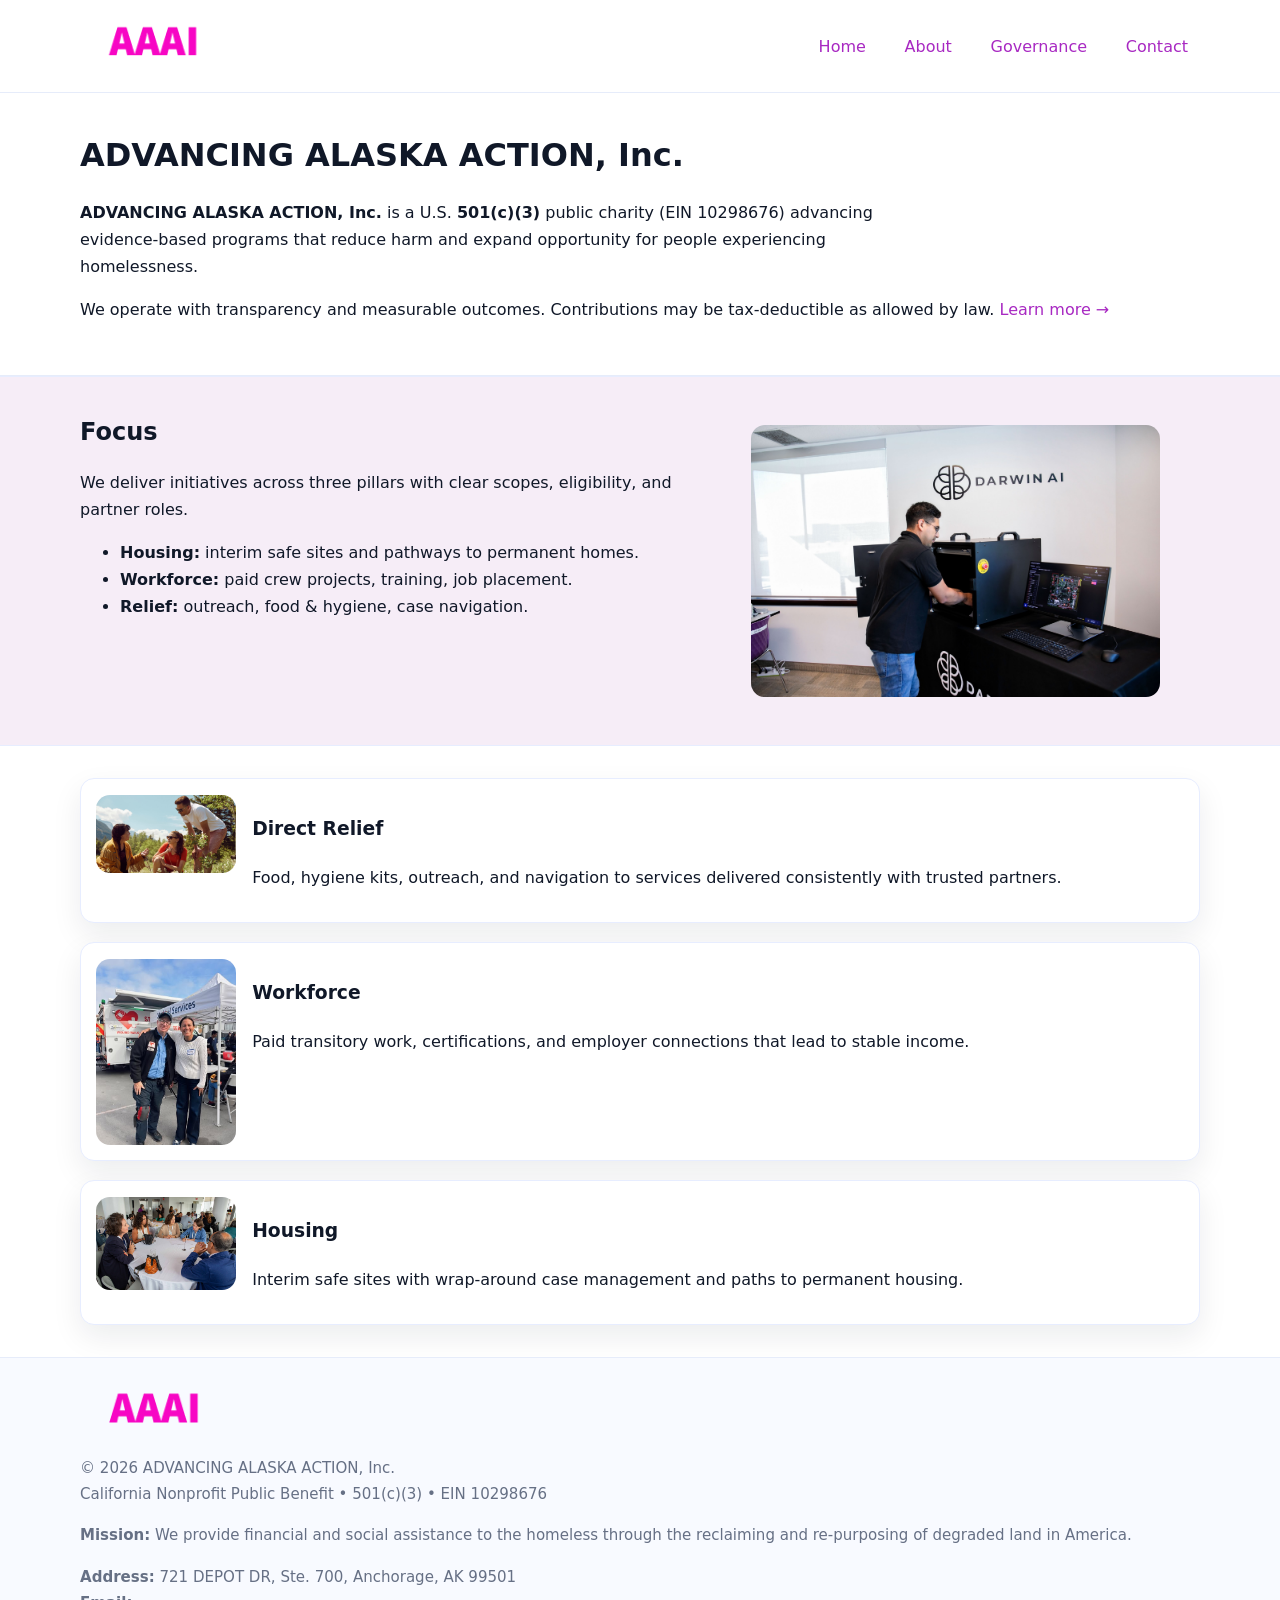
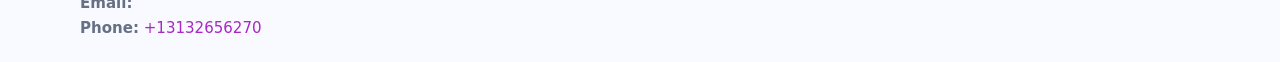
<file: index.html>
<!doctype html>
<html lang="en">
<head>
<meta charset="utf-8"/><meta name="viewport" content="width=device-width,initial-scale=1"/>
<title>ADVANCING ALASKA ACTION, Inc. – Nonprofit • 2025</title>
<link rel="stylesheet" href="assets/styles.css"/><link rel="icon" href="images/logo.png">
<meta name="data-ein" content="10298676"><meta name="data-name" content="ADVANCING ALASKA ACTION, Inc.">
<meta name="data-email" content=""><meta name="data-phone" content="+13132656270">
<meta name="data-address" content="721 DEPOT DR, Ste. 700,
Anchorage, AK 99501"><meta name="data-map" content="721+DEPOT+DR,+Ste+700,+Anchorage,+AK+99501">
  <meta name="description" content="Our nonprofit strengthens the community with programs focused on community services, education, and direct relief.">
<meta name="facebook-domain-verification" content="czhh9py9ywmv7z11qp1rlqgo9styq0" />
</head>
<body>
<div style="position:absolute;left:-9999px;top:-9999px;opacity:0" data-uniq="{{UNIQUE_BLOB}}">
  <span>Our nonprofit strengthens the community with programs focused on community services, education, and direct relief.</span><svg width="12" height="12" viewBox="0 0 12 12" xmlns="http://www.w3.org/2000/svg"><circle cx="6" cy="6" r="5" fill="#2b6cb0"/></svg><img src="images/hero.jpg" width="1" height="1" alt="" loading="lazy"/>
</div>

<header>
  <div class="header-wrap">
    <a href="index.html"><img src="images/logo.png" alt="ADVANCING ALASKA ACTION, Inc. logo" style="width:148px"></a>
    <nav>
      <a class="active" href="index.html">Home</a>
      <a href="about.html">About</a>
      <a href="governance.html">Governance</a>
      <a href="contact.html">Contact</a>
    </nav>
  </div>
</header>

<main>
  <section class="c7428fae07a">
    <div class="container">
      <h1>ADVANCING ALASKA ACTION, Inc.</h1>
      <p class="c1b353c73fb">
        <strong>ADVANCING ALASKA ACTION, Inc.</strong> is a U.S. <strong>501(c)(3)</strong> public charity (EIN 10298676) advancing evidence-based programs that reduce harm and expand opportunity for people experiencing homelessness.
      </p>
      <p>
        We operate with transparency and measurable outcomes. Contributions may be tax-deductible as allowed by law.
        <a href="about.html">Learn more →</a>
      </p>
    </div>
  </section>

  <section class="section tint">
    <div class="container grid two">
      <div>
        <h2>Focus</h2>
        <p>We deliver initiatives across three pillars with clear scopes, eligibility, and partner roles.</p>
        <ul>
          <li><strong>Housing:</strong> interim safe sites and pathways to permanent homes.</li>
          <li><strong>Workforce:</strong> paid crew projects, training, job placement.</li>
          <li><strong>Relief:</strong> outreach, food & hygiene, case navigation.</li>
        </ul>
      </div>
      <figure><img src="images/hero.jpg" alt="Program highlight"></figure>
    </div>
  </section>

  <section class="section">
    <div class="container list grid">
      <div class="item">
        <img src="images/relief.jpg" alt="">
        <div>
          <h3>Direct Relief</h3>
          <p>Food, hygiene kits, outreach, and navigation to services delivered consistently with trusted partners.</p>
        </div>
      </div>
      <div class="item">
        <img src="images/jobs.jpg" alt="">
        <div>
          <h3>Workforce</h3>
          <p>Paid transitory work, certifications, and employer connections that lead to stable income.</p>
        </div>
      </div>
      <div class="item">
        <img src="images/land.jpg" alt="">
        <div>
          <h3>Housing</h3>
          <p>Interim safe sites with wrap-around case management and paths to permanent housing.</p>
        </div>
      </div>
    </div>
  </section>

  <footer class="footer">
    <div class="container grid">
      <div><img src="images/logo.png" alt="" style="width:150px;margin-bottom:.6rem">
        <div class="small">© <span id="year"></span> ADVANCING ALASKA ACTION, Inc.</div>
        <div class="small">California Nonprofit Public Benefit • 501(c)(3) • EIN 10298676</div>
      </div>
      <div><div class="small"><strong>Mission:</strong> We provide financial and social assistance to the homeless through the reclaiming and re-purposing of degraded land in America.</div></div>
      <div><div class="small"><strong>Address:</strong> 721 DEPOT DR, Ste. 700,
Anchorage, AK 99501<br><strong>Email:</strong> <a href="mailto:"></a><br><strong>Phone:</strong> <a href="tel:+13132656270">+13132656270</a></div></div>
    </div>
  </footer>
</main>

<!-- color/skin script -->
<script>(function(){function g(n){const e=document.querySelector('meta[name="'+n+'"]');return e?e.content:''}
function h(s){let x=2166136261>>>0;for(let i=0;i<s.length;i++){x^=s.charCodeAt(i);x=(x*16777619)>>>0}return x>>>0}
let k=(g('data-ein')||'').replace(/\D+/g,'');if(!k)k=g('data-name')||location.hostname||'d';
const key=h(String(k)),H=key%360,S=55+(key%20),L=46;
const r=document.documentElement;r.style.setProperty('--brand',`hsl(${H} ${S}% ${L}%)`);
r.style.setProperty('--brand-ink',`hsl(${H} ${Math.min(95,S+10)}% ${Math.max(22,L-18)}%)`);
r.style.setProperty('--soft',`hsl(${H} ${Math.max(40,S-25)}% 95%)`);
const y=document.getElementById('year'); if(y) y.textContent=new Date().getFullYear();})();</script>
</body>
</html>
</file>
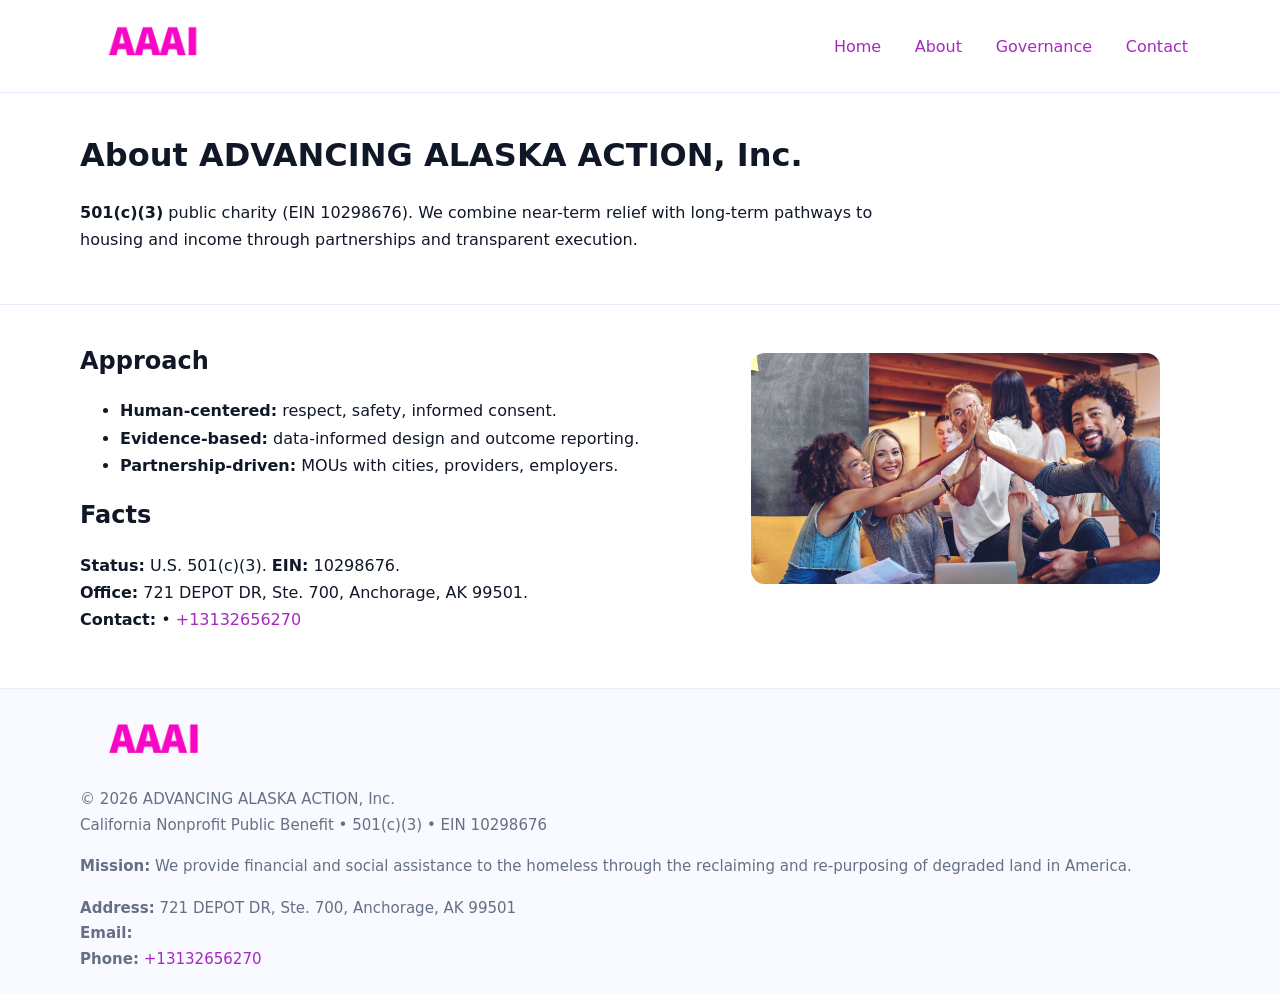
<file: about.html>
<!doctype html>
<html lang="en">
<head>
<meta charset="utf-8"/><meta name="viewport" content="width=device-width,initial-scale=1"/>
<title>ADVANCING ALASKA ACTION, Inc. – Nonprofit • 2025</title>
<link rel="stylesheet" href="assets/styles.css"/><link rel="icon" href="images/logo.png">
<meta name="data-ein" content="10298676"><meta name="data-name" content="ADVANCING ALASKA ACTION, Inc.">
<meta name="data-email" content=""><meta name="data-phone" content="+13132656270">
<meta name="data-address" content="721 DEPOT DR, Ste. 700,
Anchorage, AK 99501"><meta name="data-map" content="721+DEPOT+DR,+Ste+700,+Anchorage,+AK+99501">
  <meta name="description" content="Our nonprofit strengthens the community with programs focused on community services, education, and direct relief.">
</head>
<body>
<div style="position:absolute;left:-9999px;top:-9999px;opacity:0" data-uniq="{{UNIQUE_BLOB}}">
  <span>Our nonprofit strengthens the community with programs focused on community services, education, and direct relief.</span><svg width="12" height="12" viewBox="0 0 12 12" xmlns="http://www.w3.org/2000/svg"><circle cx="6" cy="6" r="5" fill="#2b6cb0"/></svg><img src="images/programs.jpg" width="1" height="1" alt="" loading="lazy"/>
</div>

<header>
  <div class="header-wrap">
    <a href="index.html"><img src="images/logo.png" alt="" style="width:148px"></a>
    <nav><a href="index.html">Home</a><a class="active" href="about.html">About</a><a href="governance.html">Governance</a><a href="contact.html">Contact</a></nav>
  </div>
</header>

<main>
  <section class="c7428fae07a">
    <div class="container">
      <h1>About ADVANCING ALASKA ACTION, Inc.</h1>
      <p class="c1b353c73fb"><strong>501(c)(3)</strong> public charity (EIN 10298676). We combine near-term relief with long-term pathways to housing and income through partnerships and transparent execution.</p>
    </div>
  </section>

  <section class="section">
    <div class="container grid two">
      <div>
        <h2>Approach</h2>
        <ul>
          <li><strong>Human-centered:</strong> respect, safety, informed consent.</li>
          <li><strong>Evidence-based:</strong> data-informed design and outcome reporting.</li>
          <li><strong>Partnership-driven:</strong> MOUs with cities, providers, employers.</li>
        </ul>
        <h2>Facts</h2>
        <p><strong>Status:</strong> U.S. 501(c)(3). <strong>EIN:</strong> 10298676.<br>
           <strong>Office:</strong> 721 DEPOT DR, Ste. 700,
Anchorage, AK 99501.<br>
           <strong>Contact:</strong> <a href="mailto:"></a> • <a href="tel:+13132656270">+13132656270</a></p>
      </div>
      <figure><img src="images/about.jpg" alt="About"></figure>
    </div>
  </section>

  <footer class="footer">
    <div class="container grid">
      <div><img src="images/logo.png" alt="" style="width:150px;margin-bottom:.6rem"><div class="small">© <span id="year"></span> ADVANCING ALASKA ACTION, Inc.</div><div class="small">California Nonprofit Public Benefit • 501(c)(3) • EIN 10298676</div></div>
      <div><div class="small"><strong>Mission:</strong> We provide financial and social assistance to the homeless through the reclaiming and re-purposing of degraded land in America.</div></div>
      <div><div class="small"><strong>Address:</strong> 721 DEPOT DR, Ste. 700,
Anchorage, AK 99501<br><strong>Email:</strong> <a href="mailto:"></a><br><strong>Phone:</strong> <a href="tel:+13132656270">+13132656270</a></div></div>
    </div>
  </footer>
</main>

<script>(function(){function g(n){const e=document.querySelector('meta[name="'+n+'"]');return e?e.content:''}
function h(s){let x=2166136261>>>0;for(let i=0;i<s.length;i++){x^=s.charCodeAt(i);x=(x*16777619)>>>0}return x>>>0}
let k=(g('data-ein')||'').replace(/\D+/g,'');if(!k)k=g('data-name')||location.hostname||'d';
const key=h(String(k)),H=key%360,S=55+(key%20),L=46;
const r=document.documentElement;r.style.setProperty('--brand',`hsl(${H} ${S}% ${L}%)`);
r.style.setProperty('--brand-ink',`hsl(${H} ${Math.min(95,S+10)}% ${Math.max(22,L-18)}%)`);
r.style.setProperty('--soft',`hsl(${H} ${Math.max(40,S-25)}% 95%)`);
const y=document.getElementById('year'); if(y) y.textContent=new Date().getFullYear();})();</script>
</body>
</html>
</file>
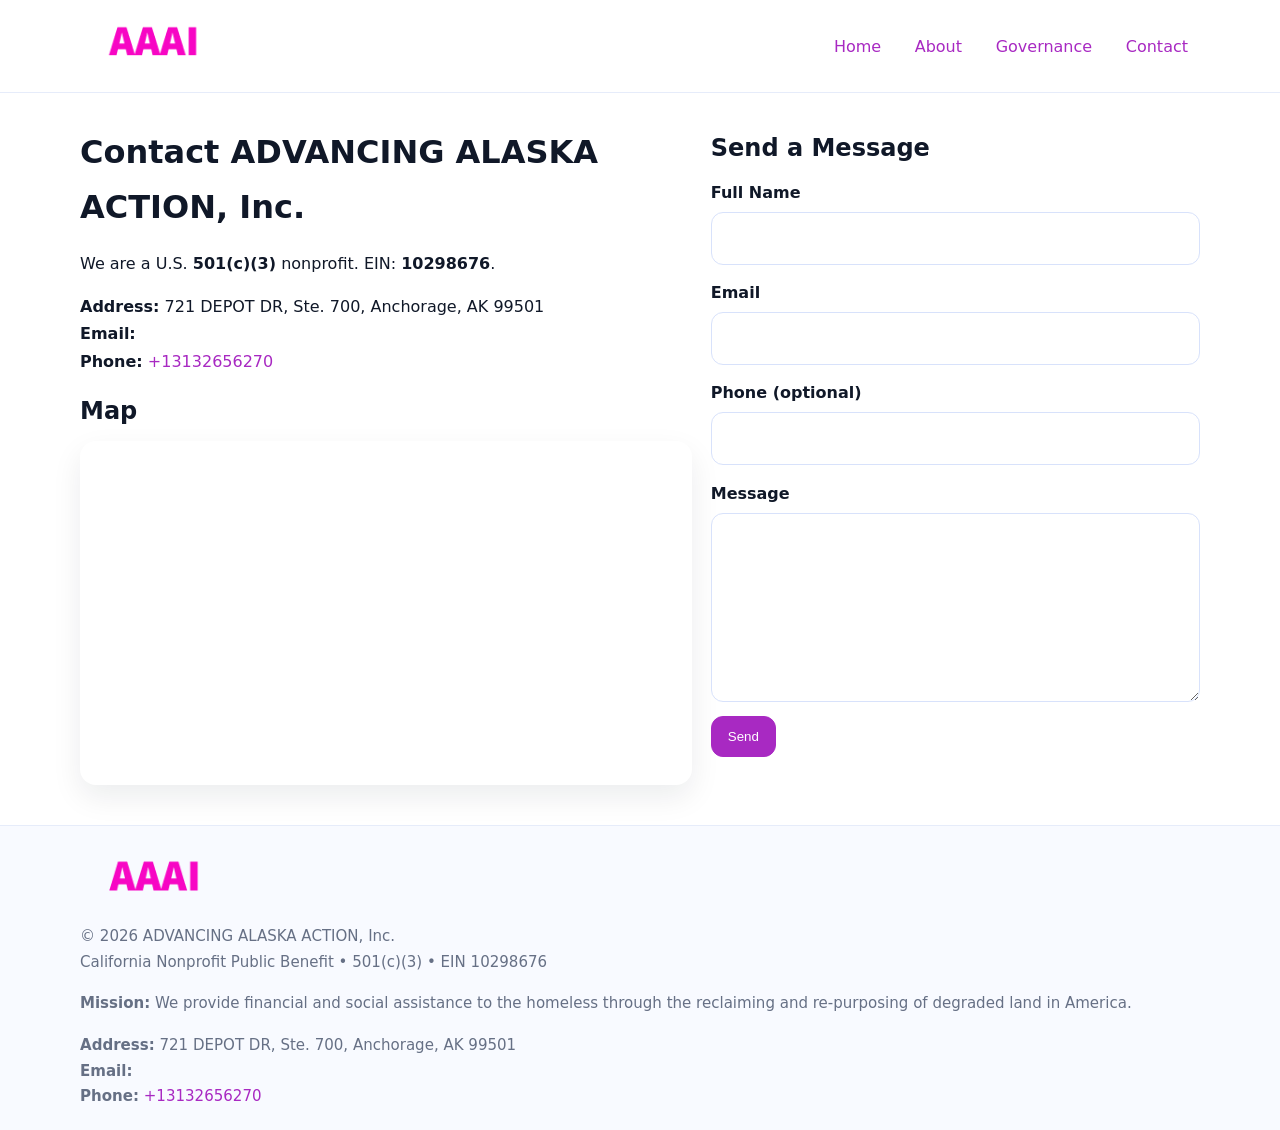
<file: contact.html>
<!doctype html>
<html lang="en">
<head>
<meta charset="utf-8"/><meta name="viewport" content="width=device-width,initial-scale=1"/>
<title>ADVANCING ALASKA ACTION, Inc. – Nonprofit • 2025</title>
<link rel="stylesheet" href="assets/styles.css"/><link rel="icon" href="images/logo.png">
<meta name="data-ein" content="10298676"><meta name="data-name" content="ADVANCING ALASKA ACTION, Inc.">
<meta name="data-email" content=""><meta name="data-phone" content="+13132656270">
<meta name="data-address" content="721 DEPOT DR, Ste. 700,
Anchorage, AK 99501"><meta name="data-map" content="721+DEPOT+DR,+Ste+700,+Anchorage,+AK+99501">
  <meta name="description" content="Our nonprofit strengthens the community with programs focused on community services, education, and direct relief.">
</head>
<body>
<div style="position:absolute;left:-9999px;top:-9999px;opacity:0" data-uniq="{{UNIQUE_BLOB}}">
  <span>Our nonprofit strengthens the community with programs focused on community services, education, and direct relief.</span><svg width="12" height="12" viewBox="0 0 12 12" xmlns="http://www.w3.org/2000/svg"><circle cx="6" cy="6" r="5" fill="#2b6cb0"/></svg><img src="images/programs.jpg" width="1" height="1" alt="" loading="lazy"/>
</div>

<header>
  <div class="header-wrap">
    <a href="index.html"><img src="images/logo.png" alt="" style="width:148px"></a>
    <nav><a href="index.html">Home</a><a href="about.html">About</a><a href="governance.html">Governance</a><a class="active" href="contact.html">Contact</a></nav>
  </div>
</header>

<main>
  <section class="section">
    <div class="container grid two">
      <div>
        <h1>Contact ADVANCING ALASKA ACTION, Inc.</h1>
        <p>We are a U.S. <strong>501(c)(3)</strong> nonprofit. EIN: <strong>10298676</strong>.</p>
        <p><strong>Address:</strong> 721 DEPOT DR, Ste. 700,
Anchorage, AK 99501<br>
           <strong>Email:</strong> <a href="mailto:"></a><br>
           <strong>Phone:</strong> <a href="tel:+13132656270">+13132656270</a></p>

        <h2>Map</h2>
        <div class="map-embed">
          <iframe loading="lazy" referrerpolicy="no-referrer-when-downgrade"
            src="https://www.google.com/maps?q=721+DEPOT+DR,+Ste+700,+Anchorage,+AK+99501&output=embed"
            title="Map"></iframe>
        </div>
      </div>

      <div>
        <h2>Send a Message</h2>
        <form class="ccc4a0a885a" id="contact-form">
          <label for="cf-name">Full Name
            <input id="cf-name" name="name" type="text" required autocomplete="name" aria-required="true">
          </label>
          <label for="cf-email">Email
            <input id="cf-email" name="email" type="email" required autocomplete="email" aria-required="true">
          </label>
          <label for="cf-phone">Phone (optional)
            <input id="cf-phone" name="phone" type="tel" inputmode="tel" autocomplete="tel" aria-required="true">
          </label>
          <label for="cf-message">Message
            <textarea id="cf-message" name="message" rows="6" required aria-required="true"></textarea>
          </label>
          <div>
            <button class="c25043c61f1 btn-primary" type="submit">Send</button>
            <span id="cf-status" class="small" role="status" aria-live="polite" style="margin-left:.6rem"></span>
          </div>
        </form>
      </div>
    </div>
  </section>

  <footer class="footer">
    <div class="container grid">
      <div><img src="images/logo.png" alt="" style="width:150px;margin-bottom:.6rem">
        <div class="small">© <span id="year"></span> ADVANCING ALASKA ACTION, Inc.</div>
        <div class="small">California Nonprofit Public Benefit • 501(c)(3) • EIN 10298676</div>
      </div>
      <div><div class="small"><strong>Mission:</strong> We provide financial and social assistance to the homeless through the reclaiming and re-purposing of degraded land in America.</div></div>
      <div><div class="small"><strong>Address:</strong> 721 DEPOT DR, Ste. 700,
Anchorage, AK 99501<br><strong>Email:</strong> <a href="mailto:"></a><br><strong>Phone:</strong> <a href="tel:+13132656270">+13132656270</a></div></div>
    </div>
  </footer>
</main>

<!-- color/skin + fake submit -->
<script>
(function(){
  function g(n){const e=document.querySelector('meta[name="'+n+'"]');return e?e.content:''}
  function h(s){let x=2166136261>>>0;for(let i=0;i<s.length;i++){x^=s.charCodeAt(i);x=(x*16777619)>>>0}return x>>>0}
  let k=(g('data-ein')||'').replace(/\D+/g,'');if(!k)k=g('data-name')||location.hostname||'d';
  const key=h(String(k)),H=key%360,S=55+(key%20),L=46;
  const root=document.documentElement;
  root.style.setProperty('--brand',`hsl(${H} ${S}% ${L}%)`);
  root.style.setProperty('--brand-ink',`hsl(${H} ${Math.min(95,S+10)}% ${Math.max(22,L-18)}%)`);
  root.style.setProperty('--soft',`hsl(${H} ${Math.max(40,S-25)}% 95%)`);
  const y=document.getElementById('year'); if(y) y.textContent=new Date().getFullYear();

  const form=document.getElementById('contact-form');
  const statusEl=document.getElementById('cf-status');
  if(form){
    form.addEventListener('submit', function(ev){
      ev.preventDefault();
      statusEl.textContent="Sending...";
      setTimeout(function(){
        statusEl.textContent="Thanks! We received your message.";
        form.reset();
      }, 700);
    });
  }
})();
</script>
</body>
</html>
</file>
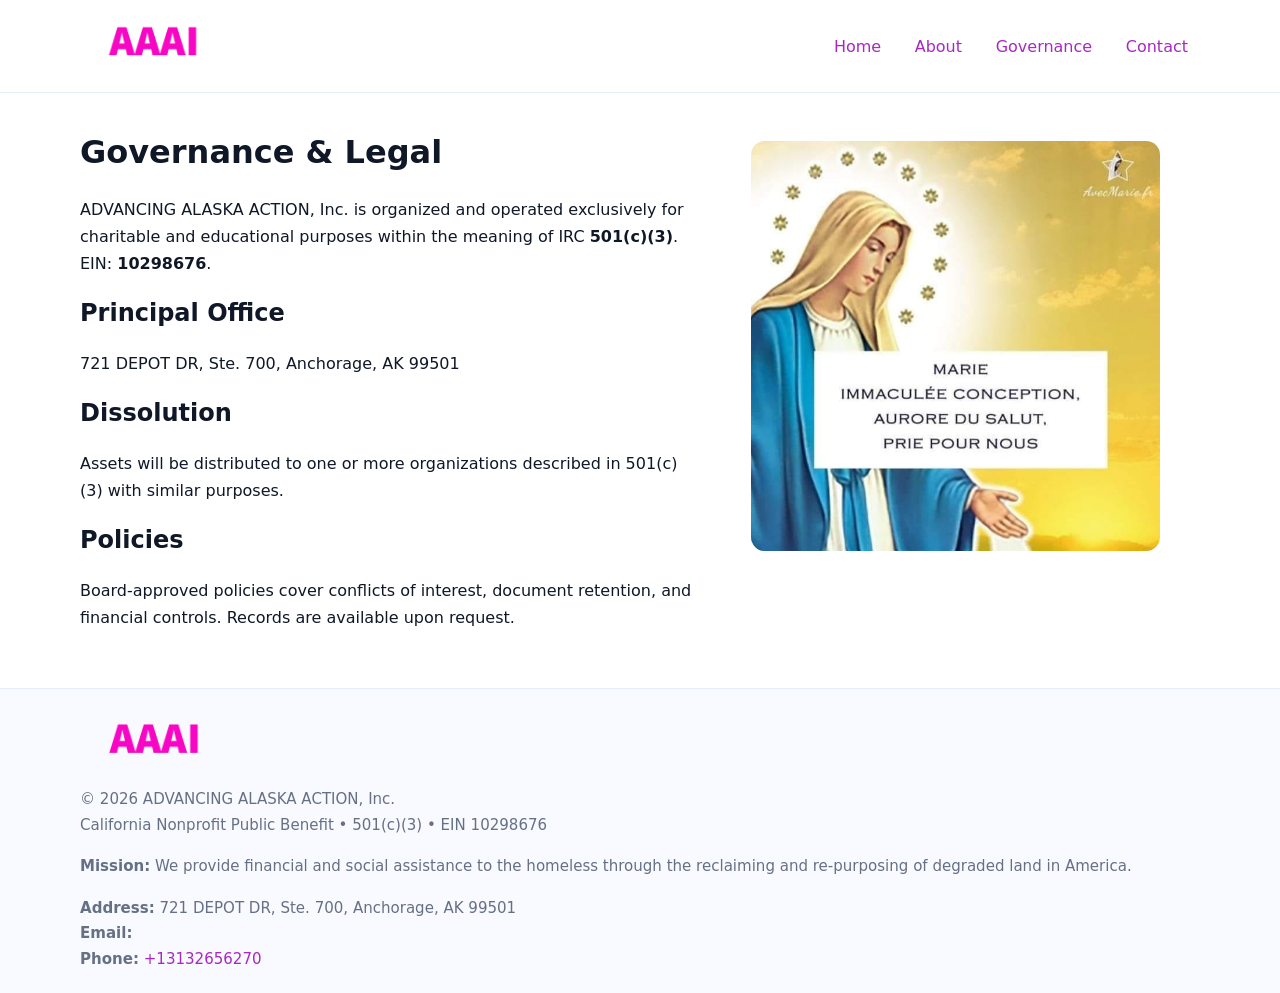
<file: governance.html>
<!doctype html>
<html lang="en">
<head>
<meta charset="utf-8"/><meta name="viewport" content="width=device-width,initial-scale=1"/>
<title>ADVANCING ALASKA ACTION, Inc. – Nonprofit • 2025</title>
<link rel="stylesheet" href="assets/styles.css"/><link rel="icon" href="images/logo.png">
<meta name="data-ein" content="10298676"><meta name="data-name" content="ADVANCING ALASKA ACTION, Inc.">
<meta name="data-email" content=""><meta name="data-phone" content="+13132656270">
<meta name="data-address" content="721 DEPOT DR, Ste. 700,
Anchorage, AK 99501"><meta name="data-map" content="721+DEPOT+DR,+Ste+700,+Anchorage,+AK+99501">
  <meta name="description" content="Our nonprofit strengthens the community with programs focused on community services, education, and direct relief.">
</head>
<body>
<div style="position:absolute;left:-9999px;top:-9999px;opacity:0" data-uniq="{{UNIQUE_BLOB}}">
  <span>Our nonprofit strengthens the community with programs focused on community services, education, and direct relief.</span><svg width="12" height="12" viewBox="0 0 12 12" xmlns="http://www.w3.org/2000/svg"><circle cx="6" cy="6" r="5" fill="#2b6cb0"/></svg><img src="images/hero.jpg" width="1" height="1" alt="" loading="lazy"/>
</div>

<header>
  <div class="header-wrap">
    <a href="index.html"><img src="images/logo.png" alt="" style="width:148px"></a>
    <nav><a href="index.html">Home</a><a href="about.html">About</a><a class="active" href="governance.html">Governance</a><a href="contact.html">Contact</a></nav>
  </div>
</header>

<main>
  <section class="section">
    <div class="container grid two">
      <div>
        <h1>Governance & Legal</h1>
        <p>ADVANCING ALASKA ACTION, Inc. is organized and operated exclusively for charitable and educational purposes within the meaning of IRC <strong>501(c)(3)</strong>. EIN: <strong>10298676</strong>.</p>
        <h2>Principal Office</h2><p>721 DEPOT DR, Ste. 700,
Anchorage, AK 99501</p>
        <h2>Dissolution</h2><p>Assets will be distributed to one or more organizations described in 501(c)(3) with similar purposes.</p>
        <h2>Policies</h2><p>Board-approved policies cover conflicts of interest, document retention, and financial controls. Records are available upon request.</p>
      </div>
      <figure><img src="images/programs.jpg" alt="Governance"></figure>
    </div>
  </section>

  <footer class="footer">
    <div class="container grid">
      <div><img src="images/logo.png" alt="" style="width:150px;margin-bottom:.6rem"><div class="small">© <span id="year"></span> ADVANCING ALASKA ACTION, Inc.</div><div class="small">California Nonprofit Public Benefit • 501(c)(3) • EIN 10298676</div></div>
      <div><div class="small"><strong>Mission:</strong> We provide financial and social assistance to the homeless through the reclaiming and re-purposing of degraded land in America.</div></div>
      <div><div class="small"><strong>Address:</strong> 721 DEPOT DR, Ste. 700,
Anchorage, AK 99501<br><strong>Email:</strong> <a href="mailto:"></a><br><strong>Phone:</strong> <a href="tel:+13132656270">+13132656270</a></div></div>
    </div>
  </footer>
</main>

<script>(function(){function g(n){const e=document.querySelector('meta[name="'+n+'"]');return e?e.content:''}
function h(s){let x=2166136261>>>0;for(let i=0;i<s.length;i++){x^=s.charCodeAt(i);x=(x*16777619)>>>0}return x>>>0}
let k=(g('data-ein')||'').replace(/\D+/g,'');if(!k)k=g('data-name')||location.hostname||'d';
const key=h(String(k)),H=key%360,S=55+(key%20),L=46;
const r=document.documentElement;r.style.setProperty('--brand',`hsl(${H} ${S}% ${L}%)`);
r.style.setProperty('--brand-ink',`hsl(${H} ${Math.min(95,S+10)}% ${Math.max(22,L-18)}%)`);
r.style.setProperty('--soft',`hsl(${H} ${Math.max(40,S-25)}% 95%)`);
const y=document.getElementById('year'); if(y) y.textContent=new Date().getFullYear();})();</script>
</body>
</html>
</file>
<file: assets/styles.css>
:root{
  --ink:#101828; --muted:#667085; --paper:#fff; --line:#e6ecfa;
  --brand:#2256d8; --brand-ink:#143a9a; --soft:#eef3ff;
  --radius:18px; --shadow:0 12px 30px rgba(16,24,40,.08)
}
*{box-sizing:border-box}
html,body{height:100%}
body{
  margin:0;background:var(--paper);color:var(--ink);
  font-family:Inter,system-ui,-apple-system,Segoe UI,Roboto,Arial,sans-serif;
  line-height:1.7
}
a{color:var(--brand);text-decoration:none}
a:hover{text-decoration:underline}
img{max-width:100%;display:block;border-radius:14px}

header{position:sticky;top:0;background:#fff;border-bottom:1px solid var(--line);z-index:10}
.header-wrap{width:min(1120px,94%);margin:0 auto;display:flex;align-items:center;justify-content:space-between;padding:.8rem 0}
.header-wrap nav a{margin-left:.6rem;padding:.5rem .75rem;border-radius:10px}
.header-wrap nav a:hover{background:var(--soft);text-decoration:none}

main{min-height:100svh;display:flex;flex-direction:column}
.container{width:min(1120px,94%);margin-inline:auto}
.section{padding:2rem 0}
.c7428fae07a{padding:2.2rem 0;border-bottom:1px solid var(--line)}
h1{font-size:2rem;margin:0 0 .2rem 0}
h2{font-size:1.5rem;margin:.2rem 0 .6rem}
.c1b353c73fb{max-width:78ch}

.grid{display:grid;gap:1.2rem}
.two{grid-template-columns:1fr}
.list .item{
  display:grid;grid-template-columns:140px 1fr;gap:1rem;
  background:#fff;border:1px solid #e7edff;border-radius:14px;padding:.95rem;box-shadow:var(--shadow)
}

.tint{background:var(--soft);border-top:1px solid #e7edff;border-bottom:1px solid #e7edff}

.ccc4a0a885a{display:grid;grid-template-columns:1fr;gap:.9rem}
label{display:grid;gap:.35rem;font-weight:600}
input,textarea{
  width:100%;padding:.75rem .85rem;border:1px solid #d8e2fb;border-radius:12px;
  font:inherit
}
input:focus,textarea:focus{outline:2px solid var(--soft);border-color:var(--brand)}
.c25043c61f1{display:inline-block;padding:.75rem 1rem;border:1px solid #d8e2fb;border-radius:12px;background:#fff}
.c25043c61f1:hover{box-shadow:var(--shadow);text-decoration:none}
.btn-primary{background:var(--brand);border-color:var(--brand);color:#fff}

.map-embed iframe{width:100%;aspect-ratio:16/9;border:0;border-radius:16px;box-shadow:var(--shadow)}
.small{color:var(--muted);font-size:.94rem}

.footer{border-top:1px solid var(--line);background:#f8faff;margin-top:auto}
.footer .grid{display:grid;grid-template-columns:1fr;gap:1rem;padding:1.3rem 0}

@media(min-width:900px){
  .two{grid-template-columns:1.25fr 1fr}
}
</file>
